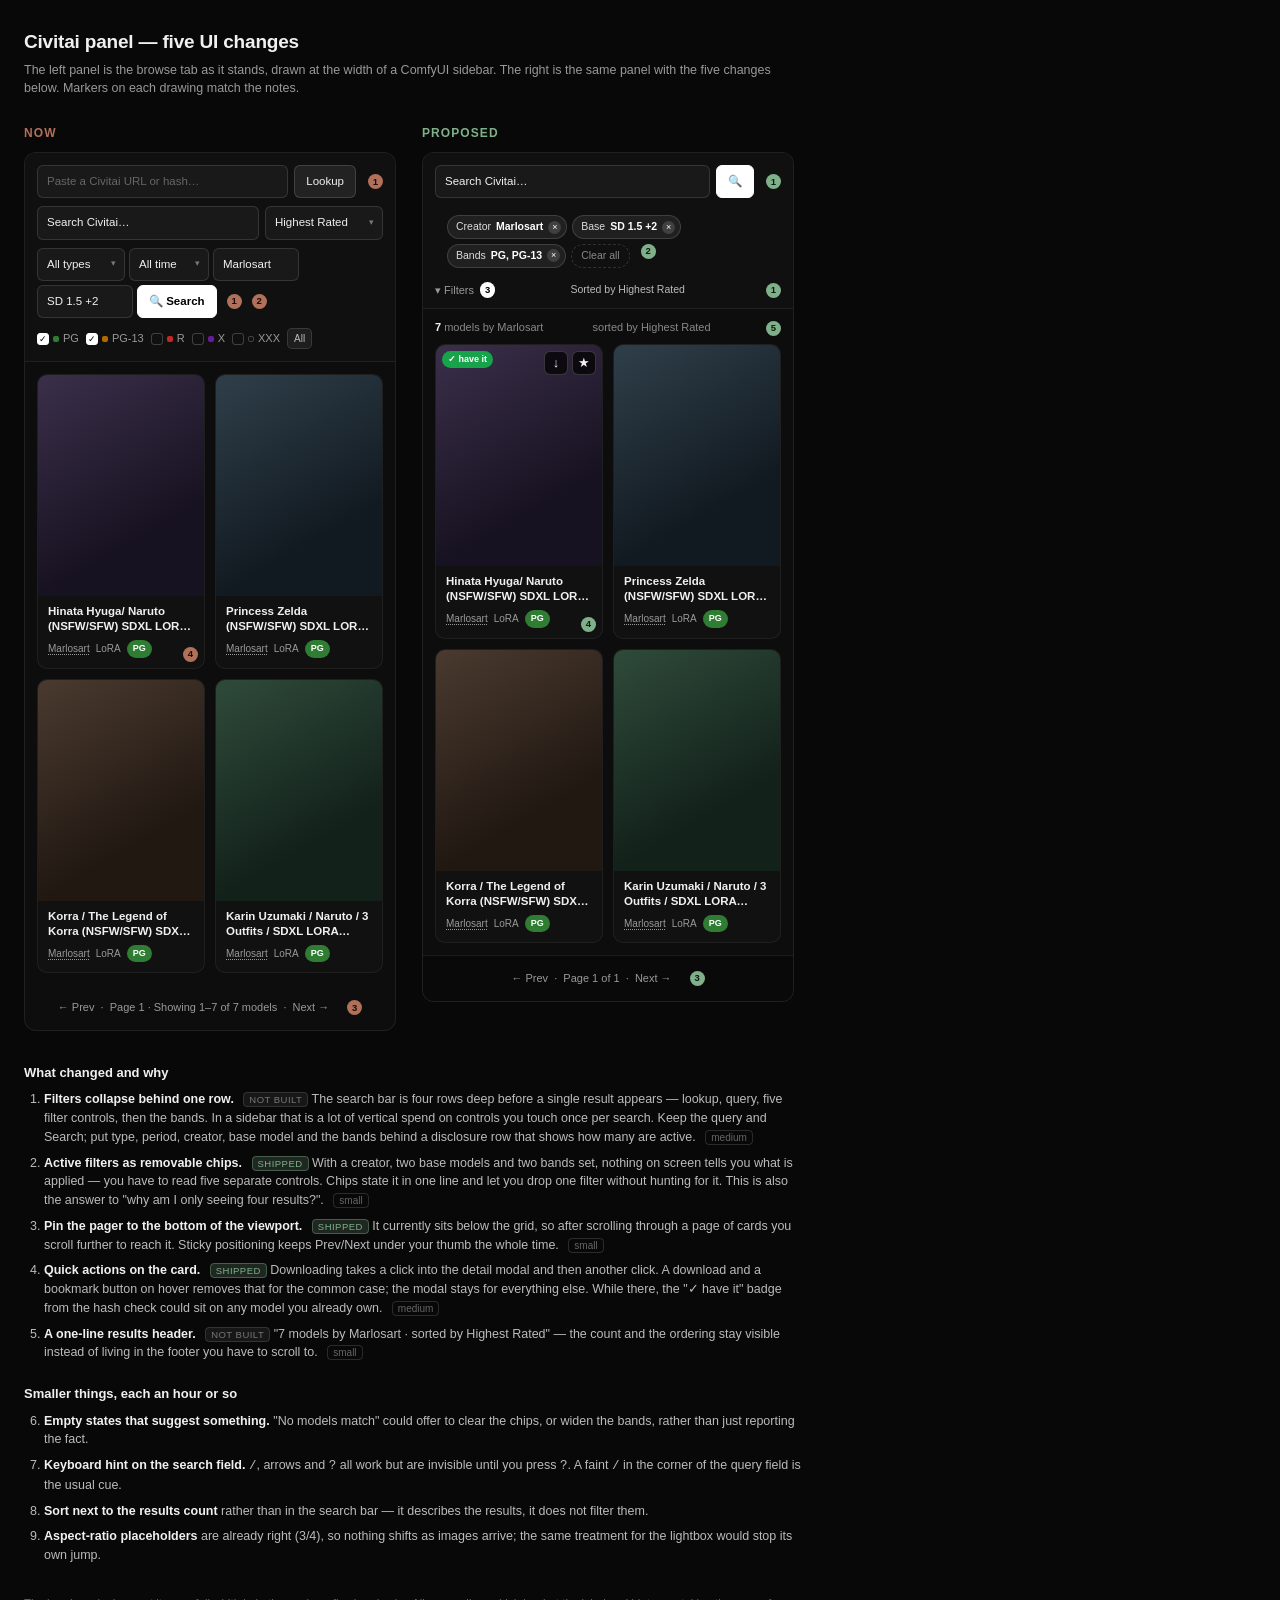
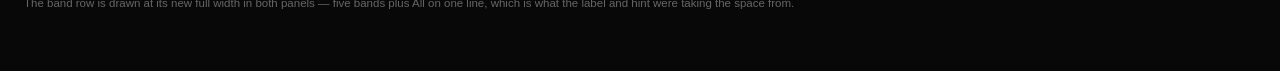
<file: ui-mockup.html>
<!DOCTYPE html>
<html lang="en">
<head>
<meta charset="utf-8">
<title>Civitai panel — UI proposals</title>
<style>
  * { box-sizing: border-box; }
  body {
    margin: 0; padding: 28px 24px 48px;
    background: #080808; color: #f0f0f0;
    font: 13px/1.5 -apple-system, BlinkMacSystemFont, "SF Pro Display", "Segoe UI", Roboto, Arial, sans-serif;
  }
  h1 { font-size: 19px; font-weight: 650; margin: 0 0 4px; letter-spacing: -.01em; }
  .lede { color: #999; font-size: 12.5px; margin: 0 0 26px; max-width: 780px; }

  .compare { display: flex; gap: 26px; flex-wrap: wrap; align-items: flex-start; }
  .col { width: 372px; flex: 0 0 auto; }
  .col > h2 {
    font-size: 12px; text-transform: uppercase; letter-spacing: .09em;
    color: #777; margin: 0 0 10px; font-weight: 600;
  }
  .col.now > h2 { color: #b0705a; }
  .col.prop > h2 { color: #7fb08a; }

  /* ── the panel shell, matching the extension's tokens ─────────── */
  .panel {
    background: #0d0d0d; border: 1px solid rgba(255,255,255,.08);
    border-radius: 12px; overflow: hidden;
  }
  .sb { padding: 12px; display: flex; flex-direction: column; gap: 8px;
        border-bottom: 1px solid rgba(255,255,255,.07); background: #101010; }
  .row { display: flex; gap: 6px; align-items: center; }
  .row.wrap { flex-wrap: wrap; }
  .f { background: rgba(255,255,255,.04); border: 1px solid rgba(255,255,255,.12);
       border-radius: 6px; padding: 7px 9px; font-size: 11.5px; color: #f0f0f0;
       font-family: inherit; min-width: 0; }
  .f.dim { color: #666; }
  .grow { flex: 1 1 auto; }
  .btn { background: rgba(255,255,255,.08); border: 1px solid rgba(255,255,255,.14);
         border-radius: 6px; padding: 7px 11px; font-size: 11.5px; color: #f0f0f0;
         font-family: inherit; cursor: default; white-space: nowrap; }
  .btn.primary { background: #fff; color: #000; border-color: #fff; font-weight: 600; }
  .sel { position: relative; }
  .sel::after { content: "▾"; position: absolute; right: 8px; top: 50%;
                transform: translateY(-50%); font-size: 9px; color: #777; }

  .bands { display: flex; gap: 7px; align-items: center; padding-top: 2px;
           white-space: nowrap; overflow-x: auto; }
  .band { display: inline-flex; align-items: center; gap: 4px; font-size: 11px; color: #999; }
  .box { width: 12px; height: 12px; border-radius: 3px; border: 1px solid rgba(255,255,255,.2);
         display: inline-block; }
  .box.on { background: #fff; border-color: #fff; position: relative; }
  .box.on::after { content: "✓"; position: absolute; inset: 0; font-size: 9px;
                   color: #000; text-align: center; line-height: 10px; }
  .sw { width: 6px; height: 6px; border-radius: 2px; display: inline-block; }
  .mini { font-size: 10px; padding: 2px 6px; border-radius: 5px;
          background: rgba(255,255,255,.06); border: 1px solid rgba(255,255,255,.12); color: #bbb; }

  /* ── proposed-only pieces ─────────────────────────────────────── */
  .chipbar { display: flex; flex-wrap: wrap; gap: 5px; padding: 9px 12px 0; }
  .chip { display: inline-flex; align-items: center; gap: 5px; font-size: 10.5px;
          padding: 3px 5px 3px 8px; border-radius: 999px;
          background: rgba(255,255,255,.07); border: 1px solid rgba(255,255,255,.14);
          color: #ddd; }
  .chip b { font-weight: 600; color: #fff; }
  .chip .x { width: 13px; height: 13px; border-radius: 50%; background: rgba(255,255,255,.14);
             color: #fff; font-size: 9px; line-height: 13px; text-align: center; }
  .chip.clear { background: none; border-style: dashed; color: #888; padding: 3px 9px; }

  .disclose { display: flex; align-items: center; justify-content: space-between;
              width: 100%; padding: 6px 0 0; }
  .disclose .lbl { font-size: 11px; color: #999; display: flex; align-items: center; gap: 6px; }
  .count { background: #fff; color: #000; border-radius: 999px; font-size: 9.5px;
           font-weight: 700; padding: 1px 5px; }

  .rhead { display: flex; align-items: baseline; justify-content: space-between;
           padding: 10px 12px 8px; font-size: 11px; color: #888; }
  .rhead b { color: #f0f0f0; font-weight: 600; }

  /* ── grid + cards ─────────────────────────────────────────────── */
  .grid { display: grid; grid-template-columns: repeat(auto-fill, minmax(155px, 1fr));
          gap: 10px; padding: 0 12px 12px; }
  .card { background: rgba(20,20,20,.7); border: 1px solid rgba(255,255,255,.06);
          border-radius: 10px; overflow: hidden; position: relative; }
  .thumb { aspect-ratio: 3/4; width: 100%; display: block; }
  .body { padding: 8px 10px 10px; }
  .title { font-size: 11.5px; font-weight: 600; line-height: 1.3;
           display: -webkit-box; -webkit-line-clamp: 2; -webkit-box-orient: vertical; overflow: hidden; }
  .meta { font-size: 10px; color: #999; margin-top: 6px; display: flex; gap: 6px;
          align-items: center; flex-wrap: wrap; }
  .badge { font-size: 9px; font-weight: 700; padding: 2px 6px; border-radius: 999px;
           text-transform: uppercase; color: #fff; }
  .creator { text-decoration: underline dotted; text-underline-offset: 2px; }

  .hoveracts { position: absolute; top: 6px; right: 6px; display: flex; gap: 4px;
               opacity: 0; transition: opacity .2s; }
  .card.demo-hover .hoveracts { opacity: 1; }
  .ha { width: 24px; height: 24px; border-radius: 6px; background: rgba(0,0,0,.72);
        border: 1px solid rgba(255,255,255,.18); display: flex; align-items: center;
        justify-content: center; }

  .have { position: absolute; left: 6px; top: 6px; font-size: 9px; font-weight: 700;
          padding: 2px 6px; border-radius: 999px; background: #16a34a; color: #fff; }

  .pager { display: flex; justify-content: center; align-items: center; gap: 12px;
           padding: 14px 12px; font-size: 11px; color: #999; }
  .pager.sticky { position: sticky; bottom: 0; background: rgba(10,10,10,.96);
                  border-top: 1px solid rgba(255,255,255,.08); backdrop-filter: blur(8px); }

  /* ── annotation markers ───────────────────────────────────────── */
  .pin { display: inline-flex; align-items: center; justify-content: center;
         width: 15px; height: 15px; border-radius: 50%; font-size: 9.5px; font-weight: 700;
         margin-left: 6px; vertical-align: 1px; }
  .pin.bad { background: #b0705a; color: #1a0d0a; }
  .pin.good { background: #7fb08a; color: #0d1a12; }

  .notes { margin-top: 32px; max-width: 780px; }
  .notes h3 { font-size: 13px; margin: 22px 0 8px; font-weight: 650; }
  .notes ol { margin: 0; padding-left: 20px; }
  .notes li { margin-bottom: 7px; color: #bbb; font-size: 12.5px; }
  .notes li b { color: #f0f0f0; font-weight: 600; }
  .tag { font-size: 9.5px; border-radius: 4px; padding: 1px 5px; margin-left: 6px;
         text-transform: uppercase; letter-spacing: .05em; }
  .tag.done { background: rgba(127,176,138,.18); color: #7fb08a; border: 1px solid rgba(127,176,138,.4); }
  .tag.todo { background: rgba(255,255,255,.06); color: #777; border: 1px solid rgba(255,255,255,.12); }
  .cost { font-size: 10px; color: #666; border: 1px solid rgba(255,255,255,.14);
          border-radius: 4px; padding: 1px 5px; margin-left: 6px; white-space: nowrap; }
  .foot { margin-top: 30px; color: #666; font-size: 11.5px; max-width: 780px; }
</style>
</head>
<body>

<h1>Civitai panel — five UI changes</h1>
<p class="lede">
  The left panel is the browse tab as it stands, drawn at the width of a ComfyUI sidebar.
  The right is the same panel with the five changes below. Markers on each drawing match the notes.
</p>

<div class="compare">

  <!-- ─────────── NOW ─────────── -->
  <div class="col now">
    <h2>Now</h2>
    <div class="panel">
      <div class="sb">
        <div class="row">
          <div class="f grow dim">Paste a Civitai URL or hash…</div>
          <div class="btn">Lookup</div>
          <span class="pin bad">1</span>
        </div>
        <div class="row">
          <div class="f grow">Search Civitai…</div>
          <div class="f sel" style="width:118px">Highest Rated</div>
        </div>
        <div class="row wrap" style="gap:4px">
          <div class="f sel" style="width:88px">All types</div>
          <div class="f sel" style="width:80px">All time</div>
          <div class="f" style="width:86px;color:#f0f0f0">Marlosart</div>
          <div class="f" style="width:96px">SD 1.5 +2</div>
          <div class="btn primary">🔍 Search</div>
          <span class="pin bad">1</span><span class="pin bad">2</span>
        </div>
        <div class="bands">
          <span class="band"><span class="box on"></span><span class="sw" style="background:#2e7d32"></span>PG</span>
          <span class="band"><span class="box on"></span><span class="sw" style="background:#b26a00"></span>PG-13</span>
          <span class="band"><span class="box"></span><span class="sw" style="background:#c62828"></span>R</span>
          <span class="band"><span class="box"></span><span class="sw" style="background:#6a1b9a"></span>X</span>
          <span class="band"><span class="box"></span><span class="sw" style="background:#111;border:1px solid #444"></span>XXX</span>
          <span class="mini">All</span>
        </div>
      </div>

      <div class="grid" style="padding-top:12px">
        <div class="card">
          <div class="thumb" style="background:linear-gradient(150deg,#3b2f4a,#171221 70%)"></div>
          <div class="body">
            <div class="title">Hinata Hyuga/ Naruto (NSFW/SFW) SDXL LORA (PONY)</div>
            <div class="meta"><span class="creator">Marlosart</span><span>LoRA</span>
              <span class="badge" style="background:#2e7d32">PG</span></div>
          </div>
          <span class="pin bad" style="position:absolute;right:6px;bottom:6px">4</span>
        </div>
        <div class="card">
          <div class="thumb" style="background:linear-gradient(150deg,#2f3f4a,#121a21 70%)"></div>
          <div class="body">
            <div class="title">Princess Zelda (NSFW/SFW) SDXL LORA (PONY)</div>
            <div class="meta"><span class="creator">Marlosart</span><span>LoRA</span>
              <span class="badge" style="background:#2e7d32">PG</span></div>
          </div>
        </div>
        <div class="card demo-hover">
          <div class="thumb" style="background:linear-gradient(150deg,#4a3a2f,#211812 70%)"></div>
          <div class="body">
            <div class="title">Korra / The Legend of Korra (NSFW/SFW) SDXL LORA PONY</div>
            <div class="meta"><span class="creator">Marlosart</span><span>LoRA</span>
              <span class="badge" style="background:#2e7d32">PG</span></div>
          </div>
        </div>
        <div class="card">
          <div class="thumb" style="background:linear-gradient(150deg,#2f4a3a,#12211a 70%)"></div>
          <div class="body">
            <div class="title">Karin Uzumaki / Naruto / 3 Outfits / SDXL LORA PONY</div>
            <div class="meta"><span class="creator">Marlosart</span><span>LoRA</span>
              <span class="badge" style="background:#2e7d32">PG</span></div>
          </div>
        </div>
      </div>

      <div class="pager">← Prev &nbsp;·&nbsp; Page 1 · Showing 1–7 of 7 models &nbsp;·&nbsp; Next →
        <span class="pin bad">3</span>
      </div>
    </div>
  </div>

  <!-- ─────────── PROPOSED ─────────── -->
  <div class="col prop">
    <h2>Proposed</h2>
    <div class="panel">
      <div class="sb" style="padding-bottom:10px">
        <div class="row">
          <div class="f grow">Search Civitai…</div>
          <div class="btn primary">🔍</div>
          <span class="pin good">1</span>
        </div>

        <div class="chipbar">
          <span class="chip">Creator <b>Marlosart</b><span class="x">×</span></span>
          <span class="chip">Base <b>SD 1.5 +2</b><span class="x">×</span></span>
          <span class="chip">Bands <b>PG, PG-13</b><span class="x">×</span></span>
          <span class="chip clear">Clear all</span>
          <span class="pin good">2</span>
        </div>

        <div class="disclose">
          <span class="lbl">▾ Filters <span class="count">3</span></span>
          <span style="font-size:10.5px;color:#bbb">Sorted by Highest Rated</span>
          <span class="pin good">1</span>
        </div>
      </div>

      <div class="rhead">
        <span><b>7</b> models by Marlosart</span>
        <span>sorted by Highest Rated</span>
        <span class="pin good">5</span>
      </div>

      <div class="grid" style="padding-top:0">
        <div class="card demo-hover">
          <div class="thumb" style="background:linear-gradient(150deg,#3b2f4a,#171221 70%)"></div>
          <div class="have">✓ have it</div>
          <div class="hoveracts">
            <div class="ha">↓</div><div class="ha">★</div>
          </div>
          <div class="body">
            <div class="title">Hinata Hyuga/ Naruto (NSFW/SFW) SDXL LORA (PONY)</div>
            <div class="meta"><span class="creator">Marlosart</span><span>LoRA</span>
              <span class="badge" style="background:#2e7d32">PG</span></div>
          </div>
          <span class="pin good" style="position:absolute;right:6px;bottom:6px">4</span>
        </div>
        <div class="card">
          <div class="thumb" style="background:linear-gradient(150deg,#2f3f4a,#121a21 70%)"></div>
          <div class="hoveracts"><div class="ha">↓</div><div class="ha">★</div></div>
          <div class="body">
            <div class="title">Princess Zelda (NSFW/SFW) SDXL LORA (PONY)</div>
            <div class="meta"><span class="creator">Marlosart</span><span>LoRA</span>
              <span class="badge" style="background:#2e7d32">PG</span></div>
          </div>
        </div>
        <div class="card">
          <div class="thumb" style="background:linear-gradient(150deg,#4a3a2f,#211812 70%)"></div>
          <div class="hoveracts"><div class="ha">↓</div><div class="ha">★</div></div>
          <div class="body">
            <div class="title">Korra / The Legend of Korra (NSFW/SFW) SDXL LORA PONY</div>
            <div class="meta"><span class="creator">Marlosart</span><span>LoRA</span>
              <span class="badge" style="background:#2e7d32">PG</span></div>
          </div>
        </div>
        <div class="card">
          <div class="thumb" style="background:linear-gradient(150deg,#2f4a3a,#12211a 70%)"></div>
          <div class="hoveracts"><div class="ha">↓</div><div class="ha">★</div></div>
          <div class="body">
            <div class="title">Karin Uzumaki / Naruto / 3 Outfits / SDXL LORA PONY</div>
            <div class="meta"><span class="creator">Marlosart</span><span>LoRA</span>
              <span class="badge" style="background:#2e7d32">PG</span></div>
          </div>
        </div>
      </div>

      <div class="pager sticky">← Prev &nbsp;·&nbsp; Page 1 of 1 &nbsp;·&nbsp; Next →
        <span class="pin good">3</span>
      </div>
    </div>
  </div>
</div>

<div class="notes">
  <h3>What changed and why</h3>
  <ol>
    <li><b>Filters collapse behind one row.</b> <span class="tag todo">not built</span>
      The search bar is four rows deep before a single result appears — lookup, query, five filter
      controls, then the bands. In a sidebar that is a lot of vertical spend on controls you touch
      once per search. Keep the query and Search; put type, period, creator, base model and the
      bands behind a disclosure row that shows how many are active.
      <span class="cost">medium</span></li>

    <li><b>Active filters as removable chips.</b> <span class="tag done">shipped</span>
      With a creator, two base models and two bands set, nothing on screen tells you what is
      applied — you have to read five separate controls. Chips state it in one line and let you
      drop one filter without hunting for it. This is also the answer to "why am I only seeing
      four results?".
      <span class="cost">small</span></li>

    <li><b>Pin the pager to the bottom of the viewport.</b> <span class="tag done">shipped</span>
      It currently sits below the grid, so after scrolling through a page of cards you scroll
      further to reach it. Sticky positioning keeps Prev/Next under your thumb the whole time.
      <span class="cost">small</span></li>

    <li><b>Quick actions on the card.</b> <span class="tag done">shipped</span>
      Downloading takes a click into the detail modal and then another click. A download and a
      bookmark button on hover removes that for the common case; the modal stays for everything
      else. While there, the "✓ have it" badge from the hash check could sit on any model you
      already own.
      <span class="cost">medium</span></li>

    <li><b>A one-line results header.</b> <span class="tag todo">not built</span>
      "7 models by Marlosart · sorted by Highest Rated" — the count and the ordering stay visible
      instead of living in the footer you have to scroll to.
      <span class="cost">small</span></li>
  </ol>

  <h3>Smaller things, each an hour or so</h3>
  <ol start="6">
    <li><b>Empty states that suggest something.</b> "No models match" could offer to clear the
      chips, or widen the bands, rather than just reporting the fact.</li>
    <li><b>Keyboard hint on the search field.</b> <code>/</code>, arrows and <code>?</code> all
      work but are invisible until you press <code>?</code>. A faint <code>/</code> in the corner
      of the query field is the usual cue.</li>
    <li><b>Sort next to the results count</b> rather than in the search bar — it describes the
      results, it does not filter them.</li>
    <li><b>Aspect-ratio placeholders</b> are already right (3/4), so nothing shifts as images
      arrive; the same treatment for the lightbox would stop its own jump.</li>
  </ol>

  <p class="foot">
    The band row is drawn at its new full width in both panels — five bands plus All on one line,
    which is what the label and hint were taking the space from.
  </p>
</div>

</body>
</html>
</file>
